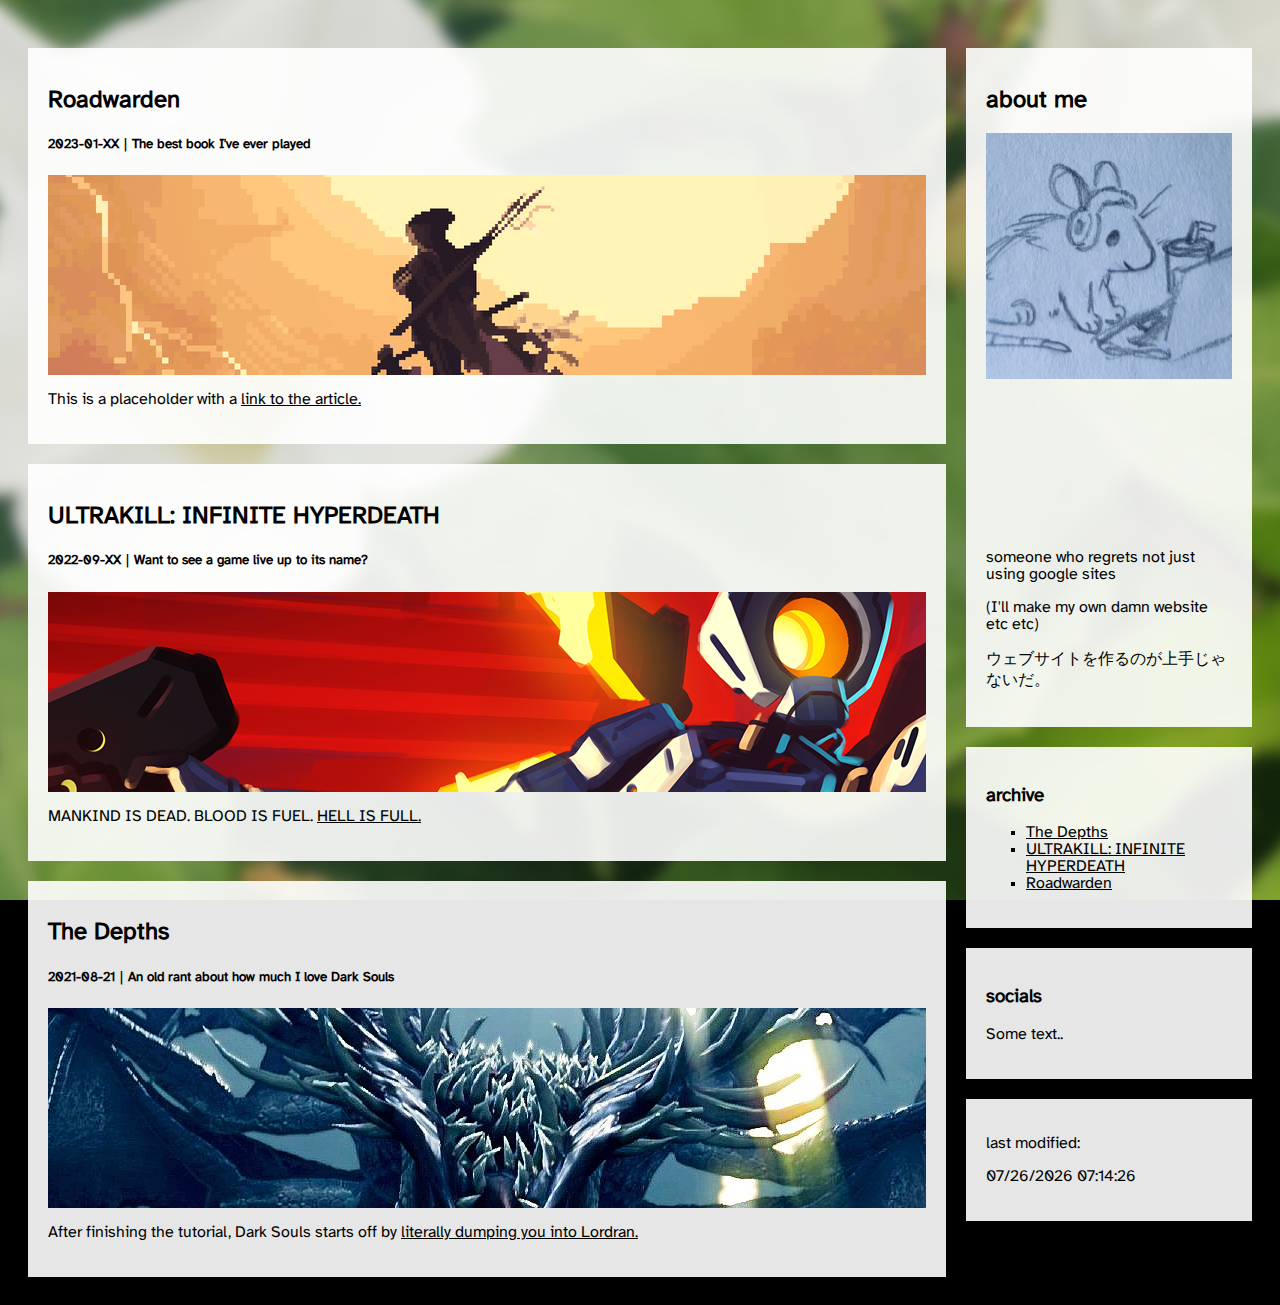
<file: index.html>
<html>
<head>
  <title>misty's corner</title>
  <meta content="misty's corner" property="og:title" />
    <meta content="various thoughts and ramblings" property="og:description" />
    <meta content="https://mistyfront.github.io" property="og:url" />
    <meta content="https://mistyfront.github.io/images/192x192.png" property="og:image" />
    <meta content="#43B581" data-react-helmet="true" name="theme-color" />
  <link rel="stylesheet" type="text/css" href="css/index.css">
  <link rel="icon" type="image/x-icon" href="images/favicon.ico">
</head>
<!--
<div class="header">
  <h2>misty's corner</h2>
</div>
-->
<!--mfw im gonna have to manually update this-->
<div class="row">
  <div class="leftcolumn">
  
	<div class="card">
      <h2>Roadwarden</h2>
      <h5>2023-01-XX｜The best book I've ever played</h5>
      <a href="/roadwarden">
	  <div class="fakeimg" style="height:200px; background-image: url('images/roadwarden/main.png'); background-position: center;">
	  </div>
	  </a>
      <p>This is a placeholder with a <a href="/roadwarden">link to the article.</a></p>
    </div>
	
    <div class="card">
      <h2>ULTRAKILL: INFINITE HYPERDEATH</h2>
      <h5>2022-09-XX｜Want to see a game live up to its name?</h5>
      <a href="/ultrakill">
	  <div class="fakeimg" style="height:200px; background-image: url('images/ultrakill/main.png'); background-position: center;">
	  </div>
	  </a>
      <p>MANKIND IS DEAD. BLOOD IS FUEL. <a href="/ultrakill">HELL IS FULL.</a></p>
    </div>
	
	<div class="card">
      <h2>The Depths</h2>
      <h5>2021-08-21｜An old rant about how much I love Dark Souls</h5>
      <a href="/depths">
	  <div class="fakeimg" style="height:200px; background-image: url('images/depths/main.png'); background-position: center;">
	  </div>
	  </a>
      <p>After finishing the tutorial, Dark Souls starts off by <a href="/depths">literally dumping you into Lordran.</a></p>
    </div>
<!-- TEMPLATE
    <div class="card">
      <h2>TITLE HEADING</h2>
      <h5>Title description, Sep 2, 2017</h5>
      <div class="fakeimg" style="height:200px;">Image</div>
      <p>Some text..</p>
    </div>
-->
  </div> 
  
  
  <div class="rightcolumn">
    <div class="card">
      <h2>about me</h2>
      <div class="fakeimg" style="height:400px; background: rgba(255, 255, 255, 0.0); background-image: url('images/me.jpg'); background-size: contain; background-repeat: no-repeat;"></div>
      <p>someone who regrets not just using google sites</p>
	  <p>(I'll make my own damn website etc etc)</p>
	  <p>ウェブサイトを作るのが上手じゃないだ。</p>
    </div>
    <div class="card">
      <h3>archive</h3>
	  <ul style="list-style-type:square">
	    <li><a href="/depths">The Depths</a></li>
		<li><a href="/ultrakill">ULTRAKILL: INFINITE HYPERDEATH</a></li>
		<li><a href="/roadwarden">Roadwarden</a></li>
	  </ul>
    </div>
    <div class="card">
      <h3>socials</h3>
      <p>Some text..</p>
    </div>
	<div class="card">
	  <p>last modified:</p>
	  <p id="lm"></p>
        <script> 
		  document.getElementById("lm").innerHTML = document.lastModified;
        </script>
    </div>
  </div>
</div>
<!--noooo more footer!
<div class="footer">
  <h2>Footer</h2>
</div>
-->
</html>
</file>
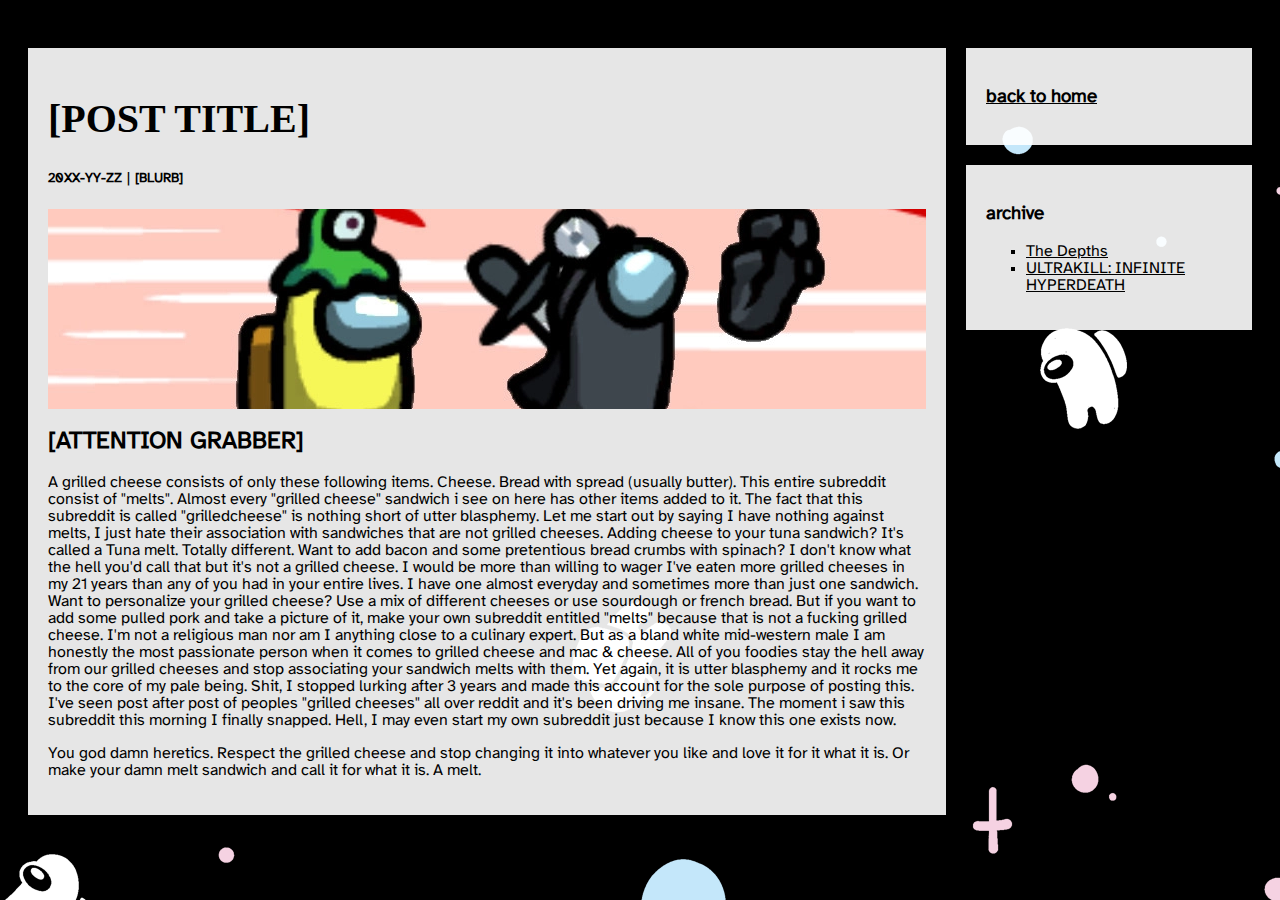
<file: _template.html>
<html>
<head>
  <link rel="stylesheet" type="text/css" href="css/[TEMPLATE].css">
  <title>[WITTY TITLE]</title>
  <link rel="icon" type="image/x-icon" href="images/[TEMPLATE]/favicon.ico">
</head>
<!--
<div class="header">
  <h2>ULTRAKILL: INFINITE HYPERDEATH</h2>
</div>
-->
<!--mfw im gonna have to manually update this-->
<div class="row">
  <div class="leftcolumn">
    <div class="card">
      <h1 style="font-family: 'vcrosd'; font-size: 40px;">[POST TITLE]</h1>
      <h5>20XX-YY-ZZ｜[BLURB]</h5>
      <div class="fakeimg" style="height:200px; background-image: url('images/[TEMPLATE]/main.png'); background-position: center;">
	  </div>
	  <!-- BEGIN ARTICLE -->
	  <h2>[ATTENTION GRABBER]</h2>
      <p>A grilled cheese consists of only these following items. Cheese. Bread with spread (usually butter). This entire subreddit consist of "melts". Almost every "grilled cheese" sandwich i see on here has other items added to it. The fact that this subreddit is called "grilledcheese" is nothing short of utter blasphemy. Let me start out by saying I have nothing against melts, I just hate their association with sandwiches that are not grilled cheeses. Adding cheese to your tuna sandwich? It's called a Tuna melt. Totally different. Want to add bacon and some pretentious bread crumbs with spinach? I don't know what the hell you'd call that but it's not a grilled cheese. I would be more than willing to wager I've eaten more grilled cheeses in my 21 years than any of you had in your entire lives. I have one almost everyday and sometimes more than just one sandwich. Want to personalize your grilled cheese? Use a mix of different cheeses or use sourdough or french bread. But if you want to add some pulled pork and take a picture of it, make your own subreddit entitled "melts" because that is not a fucking grilled cheese. I'm not a religious man nor am I anything close to a culinary expert. But as a bland white mid-western male I am honestly the most passionate person when it comes to grilled cheese and mac & cheese. All of you foodies stay the hell away from our grilled cheeses and stop associating your sandwich melts with them. Yet again, it is utter blasphemy and it rocks me to the core of my pale being. Shit, I stopped lurking after 3 years and made this account for the sole purpose of posting this. I've seen post after post of peoples "grilled cheeses" all over reddit and it's been driving me insane. The moment i saw this subreddit this morning I finally snapped. Hell, I may even start my own subreddit just because I know this one exists now.</p>

      <p>You god damn heretics. Respect the grilled cheese and stop changing it into whatever you like and love it for it what it is. Or make your damn melt sandwich and call it for what it is. A melt.</p>
    </div>
<!-- TEMPLATE
    <div class="card">
      <h2>TITLE HEADING</h2>
      <h5>Title description, Sep 2, 2017</h5>
      <div class="fakeimg" style="height:200px;">Image</div>
      <p>Some text..</p>
    </div>
-->
  </div> 
  
  
  <div class="rightcolumn">
    
    <div class="card">
      <a href="./"><h3>back to home</h3></a>
    </div>
    <div class="card">
      <h3>archive</h3>
	  <ul style="list-style-type:square">
	    <li><a href="/depths">The Depths</a></li>
		<li><a href="/ultrakill">ULTRAKILL: INFINITE HYPERDEATH</a></li>
	  </ul>
    </div>
  </div>
</div>

</html>
</file>
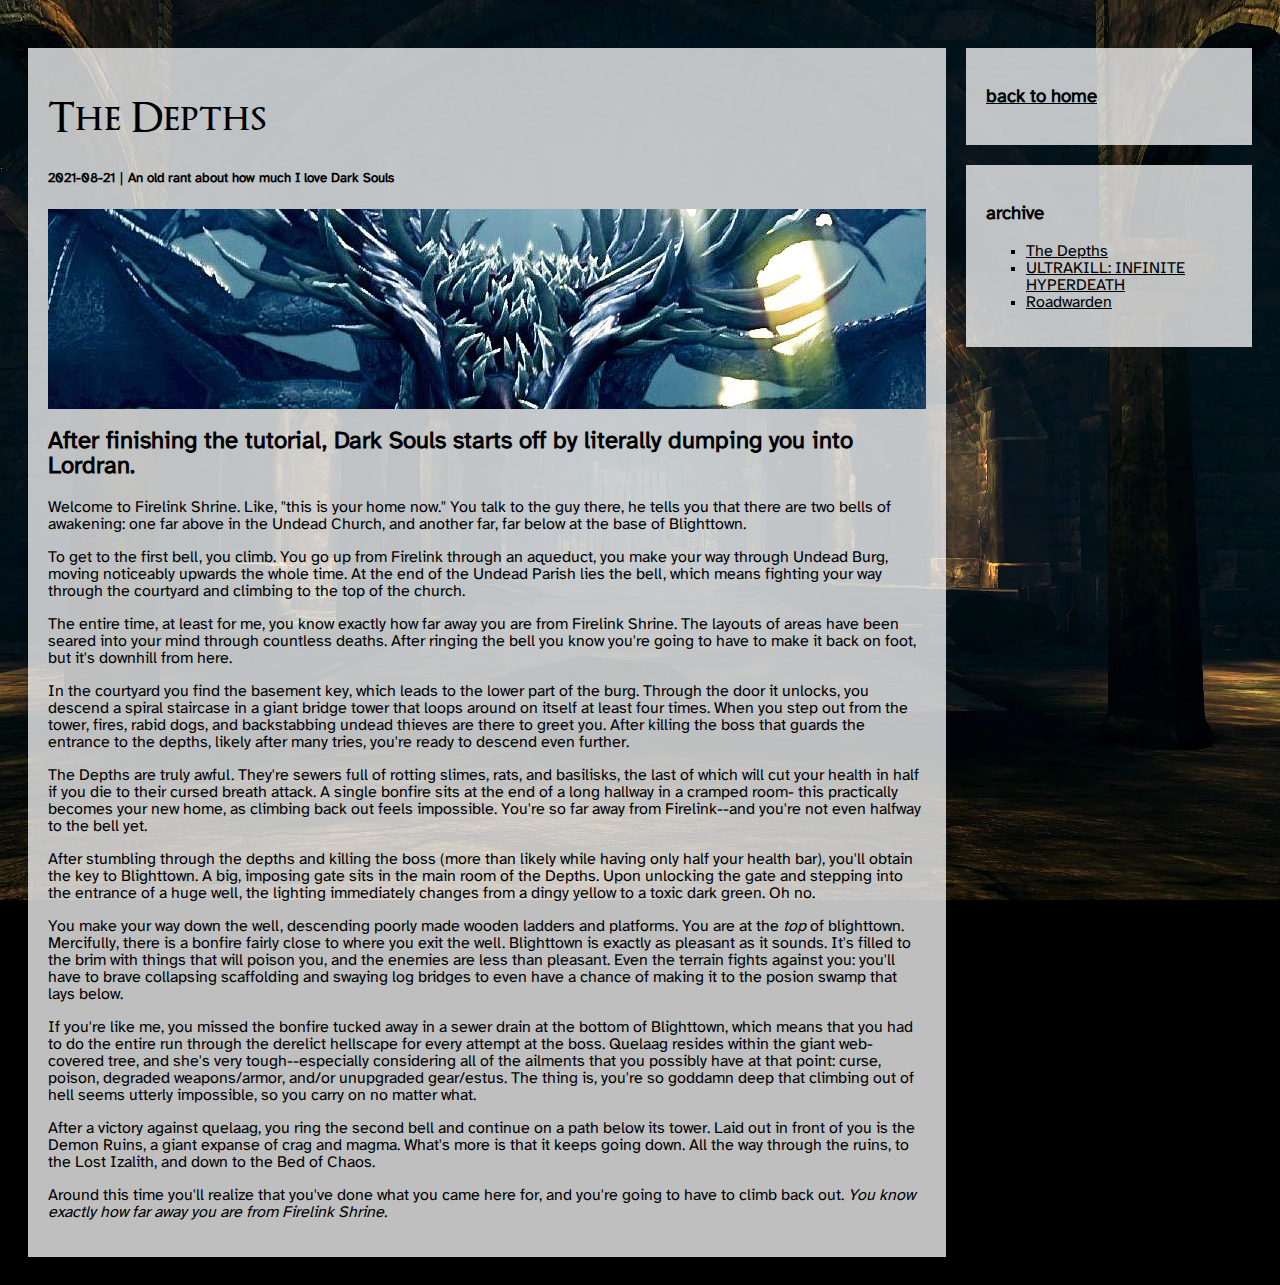
<file: depths.html>
<html>
<head>
  <link rel="stylesheet" type="text/css" href="css/depths.css">
  <title>! CURSED !</title>
  <link rel="icon" type="image/x-icon" href="images/depths/favicon.ico">
</head>
<!--
<div class="header">
  <h2>The Depths</h2>
</div>
-->

<!--mfw im gonna have to manually update this-->
<div class="row">
  <div class="leftcolumn">
    <div class="card">
      <h1 style="font-family: 'optpcs'; font-size: 40px;">The Depths</h1>
      <h5>2021-08-21｜An old rant about how much I love Dark Souls</h5>
      <div class="fakeimg" style="height:200px; background-image: url('images/depths/main.png'); background-position: center;">
	  </div>
	  <!-- BEGIN ARTICLE -->
	  <h2>After finishing the tutorial, Dark Souls starts off by literally dumping you into Lordran.</h2>
	  
      <p>Welcome to Firelink Shrine. Like, "this is your home now." You talk to the guy there, he tells you that there are two bells of awakening: one far above in the Undead Church, and another far, far below at the base of Blighttown.</p>
	  
	  <p>To get to the first bell, you climb. You go up from Firelink through an aqueduct, you make your way through Undead Burg, moving noticeably upwards the whole time. At the end of the Undead Parish lies the bell, which means fighting your way through the courtyard and climbing to the top of the church.</p> 

      <p>The entire time, at least for me, you know exactly how far away you are from Firelink Shrine. The layouts of areas have been seared into your mind through countless deaths. After ringing the bell you know you're going to have to make it back on foot, but it's downhill from here.</p>

      <p>In the courtyard you find the basement key, which leads to the lower part of the burg. Through the door it unlocks, you descend a spiral staircase in a giant bridge tower that loops around on itself at least four times. When you step out from the tower, fires, rabid dogs, and backstabbing undead thieves are there to greet you. After killing the boss that guards the entrance to the depths, likely after many tries, you're ready to descend even further.</p>

      <p>The Depths are truly awful. They're sewers full of rotting slimes, rats, and basilisks, the last of which will cut your health in half if you die to their cursed breath attack. A single bonfire sits at the end of a long hallway in a cramped room- this practically becomes your new home, as climbing back out feels impossible. You're so far away from Firelink--and you're not even halfway to the bell yet.</p>
 
      <p>After stumbling through the depths and killing the boss (more than likely while having only half your health bar), you'll obtain the key to Blighttown. A big, imposing gate sits in the main room of the Depths. Upon unlocking the gate and stepping into the entrance of a huge well, the lighting immediately changes from a dingy yellow to a toxic dark green. Oh no.</p>

      <p>You make your way down the well, descending poorly made wooden ladders and platforms. You are at the <em>top</em> of blighttown. Mercifully, there is a bonfire fairly close to where you exit the well. Blighttown is exactly as pleasant as it sounds. It's filled to the brim with things that will poison you, and the enemies are less than pleasant. Even the terrain fights against you: you'll have to brave collapsing scaffolding and swaying log bridges to even have a chance of making it to the posion swamp that lays below.</p> 

      <p>If you're like me, you missed the bonfire tucked away in a sewer drain at the bottom of Blighttown, which means that you had to do the entire run through the derelict hellscape for every attempt at the boss. Quelaag resides within the giant web-covered tree, and she's very tough--especially considering all of the ailments that you possibly have at that point: curse, poison, degraded weapons/armor, and/or unupgraded gear/estus. The thing is, you're so goddamn deep that climbing out of hell seems utterly impossible, so you carry on no matter what.</p> 

      <p>After a victory against quelaag, you ring the second bell and continue on a path below its tower. Laid out in front of you is the Demon Ruins, a giant expanse of crag and magma. What's more is that it keeps going down. All the way through the ruins, to the Lost Izalith, and down to the Bed of Chaos.</p> 

      <p>Around this time you'll realize that you've done what you came here for, and you're going to have to climb back out. <em>You know exactly how far away you are from Firelink Shrine.</em></p>
    </div>
<!-- TEMPLATE
    <div class="card">
      <h2>TITLE HEADING</h2>
      <h5>Title description, Sep 2, 2017</h5>
      <div class="fakeimg" style="height:200px;">Image</div>
      <p>Some text..</p>
    </div>
-->
  </div> 
  
  
  <div class="rightcolumn">
 <!-- redundancy
    <div class="card">
      <h2>about me</h2>
      <div class="fakeimg" style="height:400px; background: rgba(255, 255, 255, 0.0); background-image: url('images/me.jpg'); background-size: contain; background-repeat: no-repeat;"></div>
      <p>someone who regrets not just using google sites</p>
    </div>
-->
    <div class="card">
      <a href="./"><h3>back to home</h3></a>
    </div>
    <div class="card">
      <h3>archive</h3>
	  <ul style="list-style-type:square">
	    <li><a href="/depths">The Depths</a></li>
		<li><a href="/ultrakill">ULTRAKILL: INFINITE HYPERDEATH</a></li>
		<li><a href="/roadwarden">Roadwarden</a></li>
	  </ul>
    </div>
  </div>
</div>
<!--
<div class="footer">
  <h2>Footer</h2>
</div>
-->
</html>
</file>
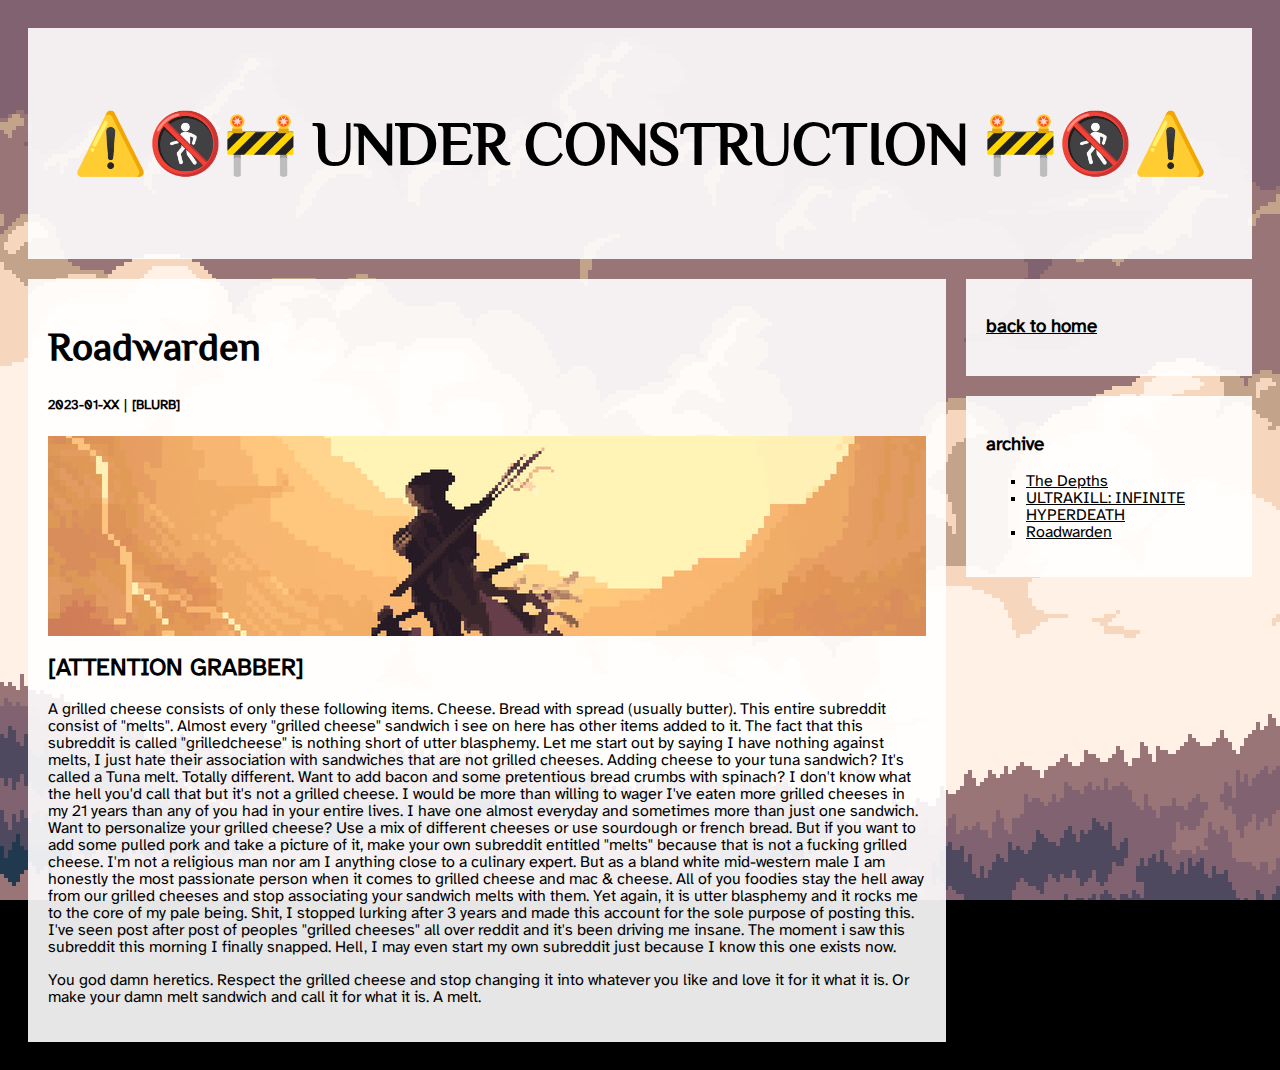
<file: roadwarden.html>
<html>
<head>
  <link rel="stylesheet" type="text/css" href="css/roadwarden.css">
  <title>What are you looking for?</title>
  <link rel="icon" type="image/x-icon" href="images/roadwarden/favicon.ico">
</head>

<div class="header">
  <center><h2>⚠️🚷🚧 UNDER CONSTRUCTION 🚧🚷⚠️</h2><center>
</div>

<!--mfw im gonna have to manually update this-->
<div class="row">
  <div class="leftcolumn">
    <div class="card">
      <h1 style="font-family: 'specialtitlefont'; font-size: 40px;">Roadwarden</h1>
      <h5>2023-01-XX｜[BLURB]</h5>
      <div class="fakeimg" style="height:200px; background-image: url('images/roadwarden/main.png'); background-position: center;">
	  </div>
	  <!-- BEGIN ARTICLE -->
	  <h2>[ATTENTION GRABBER]</h2>
      <p>A grilled cheese consists of only these following items. Cheese. Bread with spread (usually butter). This entire subreddit consist of "melts". Almost every "grilled cheese" sandwich i see on here has other items added to it. The fact that this subreddit is called "grilledcheese" is nothing short of utter blasphemy. Let me start out by saying I have nothing against melts, I just hate their association with sandwiches that are not grilled cheeses. Adding cheese to your tuna sandwich? It's called a Tuna melt. Totally different. Want to add bacon and some pretentious bread crumbs with spinach? I don't know what the hell you'd call that but it's not a grilled cheese. I would be more than willing to wager I've eaten more grilled cheeses in my 21 years than any of you had in your entire lives. I have one almost everyday and sometimes more than just one sandwich. Want to personalize your grilled cheese? Use a mix of different cheeses or use sourdough or french bread. But if you want to add some pulled pork and take a picture of it, make your own subreddit entitled "melts" because that is not a fucking grilled cheese. I'm not a religious man nor am I anything close to a culinary expert. But as a bland white mid-western male I am honestly the most passionate person when it comes to grilled cheese and mac & cheese. All of you foodies stay the hell away from our grilled cheeses and stop associating your sandwich melts with them. Yet again, it is utter blasphemy and it rocks me to the core of my pale being. Shit, I stopped lurking after 3 years and made this account for the sole purpose of posting this. I've seen post after post of peoples "grilled cheeses" all over reddit and it's been driving me insane. The moment i saw this subreddit this morning I finally snapped. Hell, I may even start my own subreddit just because I know this one exists now.</p>

      <p>You god damn heretics. Respect the grilled cheese and stop changing it into whatever you like and love it for it what it is. Or make your damn melt sandwich and call it for what it is. A melt.</p>
    </div>
<!-- TEMPLATE
    <div class="card">
      <h2>TITLE HEADING</h2>
      <h5>Title description, Sep 2, 2017</h5>
      <div class="fakeimg" style="height:200px;">Image</div>
      <p>Some text..</p>
    </div>
-->
  </div> 
  
  
  <div class="rightcolumn">
    
    <div class="card">
      <a href="./"><h3>back to home</h3></a>
    </div>
    <div class="card">
      <h3>archive</h3>
	  <ul style="list-style-type:square">
	    <li><a href="/depths">The Depths</a></li>
		<li><a href="/ultrakill">ULTRAKILL: INFINITE HYPERDEATH</a></li>
		<li><a href="/roadwarden">Roadwarden</a></li>
	  </ul>
    </div>
  </div>
</div>

</html>
</file>
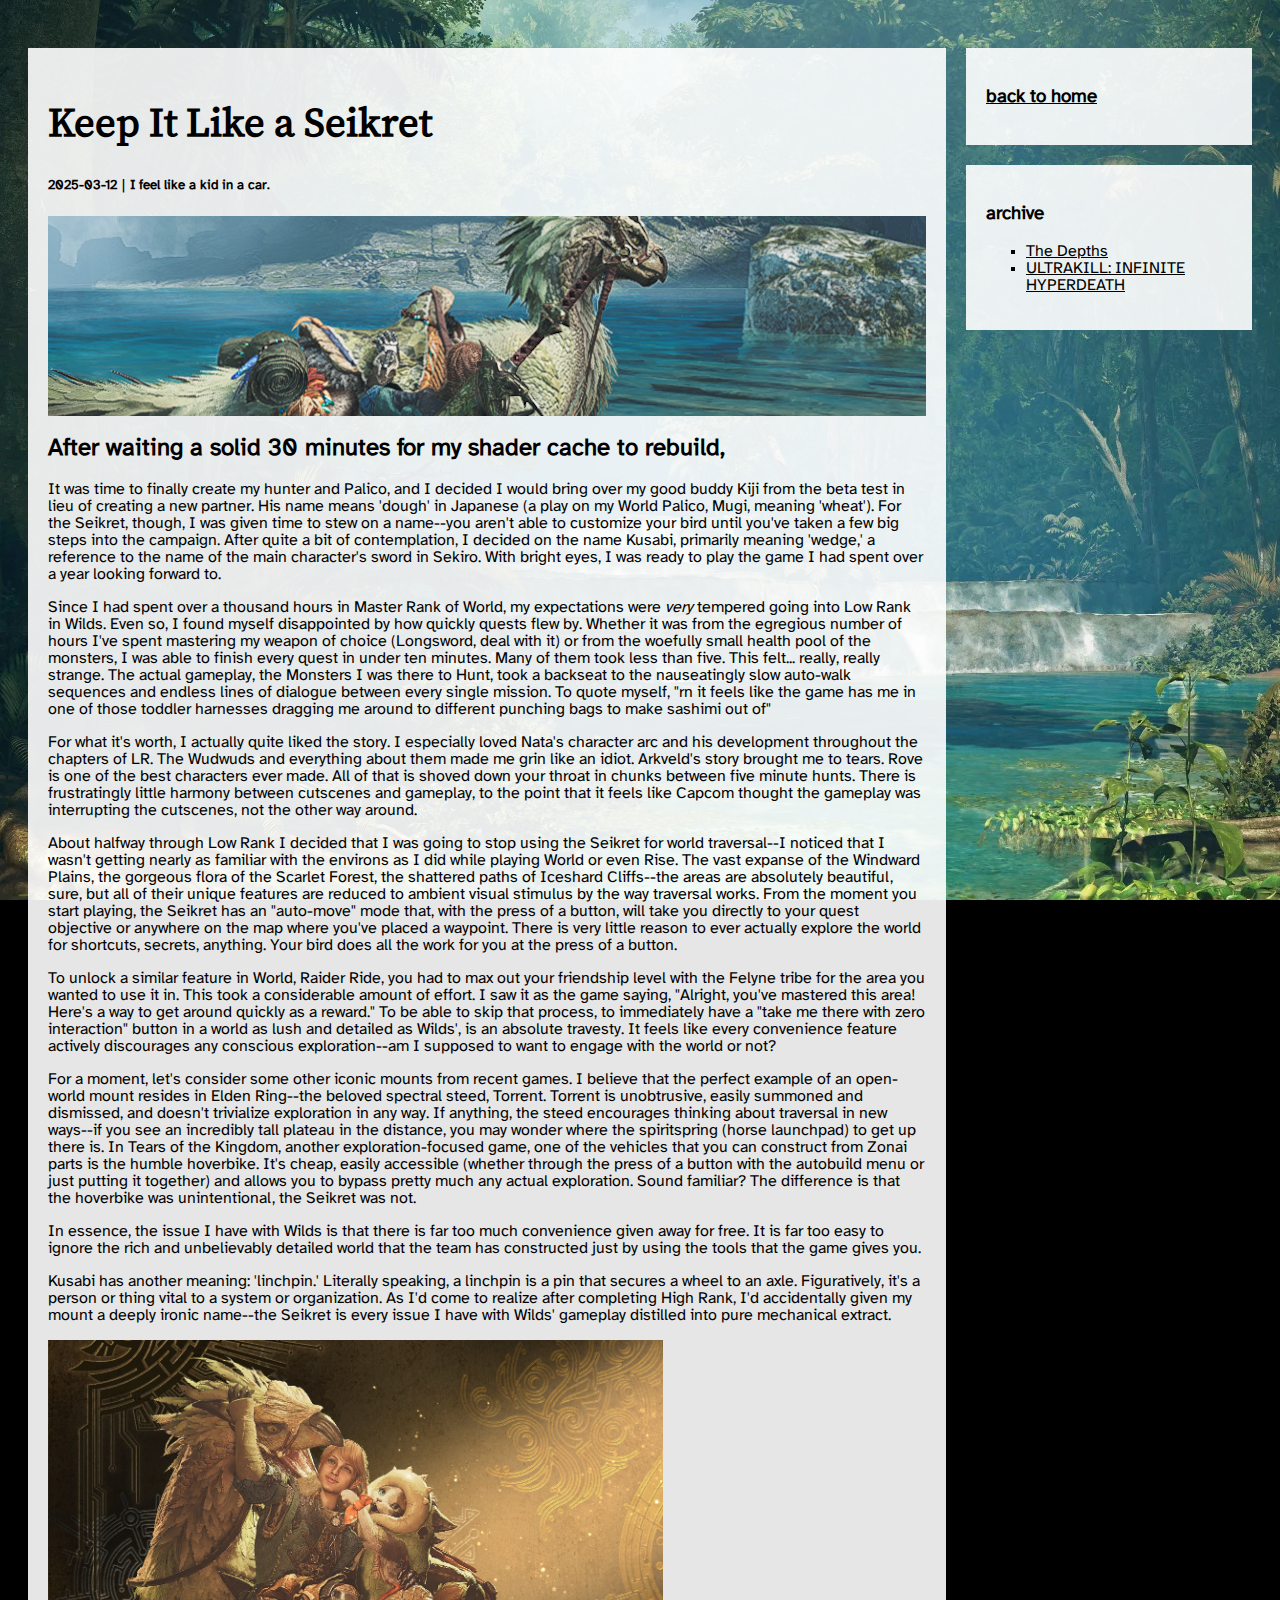
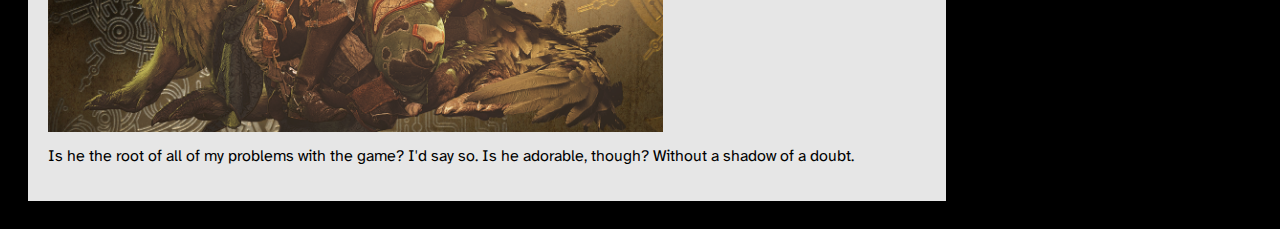
<file: seikret.html>
<html>
<head>
  <link rel="stylesheet" type="text/css" href="css/seikret.css">
  <title>楔</title>
  <link rel="icon" type="image/x-icon" href="images/seikret/favicon.ico">
  <meta content="misty's corner" property="og:title" />
    <meta content="Seikret is Hover Bike" property="og:description" />
    <meta content="https://mistyfront.github.io/seikret" property="og:url" />
    <meta content="https://mistyfront.github.io/images/seikret/192x192.png" property="og:image" />
    <meta content="#ADEBB3" data-react-helmet="true" name="theme-color" />
</head>
<!--
<div class="header">
  <h2>[WITTY TITLE]</h2>
</div>
-->
<!--mfw im gonna have to manually update this-->
<div class="row">
  <div class="leftcolumn">
    <div class="card">
      <h1 style="font-family: 'sourceserif'; font-size: 40px;">Keep It Like a Seikret</h1>
      <h5>2025-03-12｜I feel like a kid in a car.</h5>
      <div class="fakeimg" style="height:200px; background-image: url('images/seikret/main.png'); background-position: center;">
	  </div>
	  <!-- BEGIN ARTICLE -->
	  <h2>After waiting a solid 30 minutes for my shader cache to rebuild,</h2>
      <p>It was time to finally create my hunter and Palico, and I decided I would bring over my good buddy Kiji from the beta test in lieu of creating a new partner. His name means 'dough' in Japanese (a play on my World Palico, Mugi, meaning 'wheat'). For the Seikret, though, I was given time to stew on a name--you aren't able to customize your bird until you've taken a few big steps into the campaign. After quite a bit of contemplation, I decided on the name Kusabi, primarily meaning 'wedge,' a reference to the name of the main character's sword in Sekiro. With bright eyes, I was ready to play the game I had spent over a year looking forward to.</p>
	  
	  <p>Since I had spent over a thousand hours in Master Rank of World, my expectations were <i>very</i> tempered going into Low Rank in Wilds. Even so, I found myself disappointed by how quickly quests flew by. Whether it was from the egregious number of hours I've spent mastering my weapon of choice (Longsword, deal with it) or from the woefully small health pool of the monsters, I was able to finish every quest in under ten minutes. Many of them took less than five. This felt... really, really strange. The actual gameplay, the Monsters I was there to Hunt, took a backseat to the nauseatingly slow auto-walk sequences and endless lines of dialogue between every single mission. To quote myself, "rn it feels like the game has me in one of those toddler harnesses dragging me around to different punching bags to make sashimi out of"</p>
	  
	  <p>For what it's worth, I actually quite liked the story. I especially loved Nata's character arc and his development throughout the chapters of LR. The Wudwuds and everything about them made me grin like an idiot. Arkveld's story brought me to tears. Rove is one of the best characters ever made. All of that is shoved down your throat in chunks between five minute hunts. There is frustratingly little harmony between cutscenes and gameplay, to the point that it feels like Capcom thought the gameplay was interrupting the cutscenes, not the other way around.</p>
	  
	  <p>About halfway through Low Rank I decided that I was going to stop using the Seikret for world traversal--I noticed that I wasn't getting nearly as familiar with the environs as I did while playing World or even Rise. The vast expanse of the Windward Plains, the gorgeous flora of the Scarlet Forest, the shattered paths of Iceshard Cliffs--the areas are absolutely beautiful, sure, but all of their unique features are reduced to ambient visual stimulus by the way traversal works. From the moment you start playing, the Seikret has an "auto-move" mode that, with the press of a button, will take you directly to your quest objective or anywhere on the map where you've placed a waypoint. There is very little reason to ever actually explore the world for shortcuts, secrets, anything. Your bird does all the work for you at the press of a button.</p>
	  
	  <p>To unlock a similar feature in World, Raider Ride, you had to max out your friendship level with the Felyne tribe for the area you wanted to use it in. This took a considerable amount of effort. I saw it as the game saying, "Alright, you've mastered this area! Here's a way to get around quickly as a reward." To be able to skip that process, to immediately have a "take me there with zero interaction" button in a world as lush and detailed as Wilds', is an absolute travesty. It feels like every convenience feature actively discourages any conscious exploration--am I supposed to want to engage with the world or not?</p>
	  
	  <p>For a moment, let's consider some other iconic mounts from recent games. I believe that the perfect example of an open-world mount resides in Elden Ring--the beloved spectral steed, Torrent. Torrent is unobtrusive, easily summoned and dismissed, and doesn't trivialize exploration in any way. If anything, the steed encourages thinking about traversal in new ways--if you see an incredibly tall plateau in the distance, you may wonder where the spiritspring (horse launchpad) to get up there is. In Tears of the Kingdom, another exploration-focused game, one of the vehicles that you can construct from Zonai parts is the humble hoverbike. It's cheap, easily accessible (whether through the press of a button with the autobuild menu or just putting it together) and allows you to bypass pretty much any actual exploration. Sound familiar? The difference is that the hoverbike was unintentional, the Seikret was not.</p> 
	  
	  <p>In essence, the issue I have with Wilds is that there is far too much convenience given away for free. It is far too easy to ignore the rich and unbelievably detailed world that the team has constructed just by using the tools that the game gives you.</p>
	  
      <p>Kusabi has another meaning: 'linchpin.' Literally speaking, a linchpin is a pin that secures a wheel to an axle. Figuratively, it's a person or thing vital to a system or organization. As I'd come to realize after completing High Rank, I'd accidentally given my mount a deeply ironic name--the Seikret is every issue I have with Wilds' gameplay distilled into pure mechanical extract.</p>
	  
	  <img src="images/seikret/goobers.png" width=70%>
	  <p>Is he the root of all of my problems with the game? I'd say so. Is he adorable, though? Without a shadow of a doubt.</p>
    </div>
<!-- TEMPLATE
    <div class="card">
      <h2>TITLE HEADING</h2>
      <h5>Title description, Sep 2, 2017</h5>
      <div class="fakeimg" style="height:200px;">Image</div>
      <p>Some text..</p>
    </div>
-->
  </div> 
  
  
  <div class="rightcolumn">
    
    <div class="card">
      <a href="./"><h3>back to home</h3></a>
    </div>
    <div class="card">
      <h3>archive</h3>
	  <ul style="list-style-type:square">
	    <li><a href="/depths">The Depths</a></li>
		<li><a href="/ultrakill">ULTRAKILL: INFINITE HYPERDEATH</a></li>
	  </ul>
    </div>
  </div>
</div>

</html>
</file>
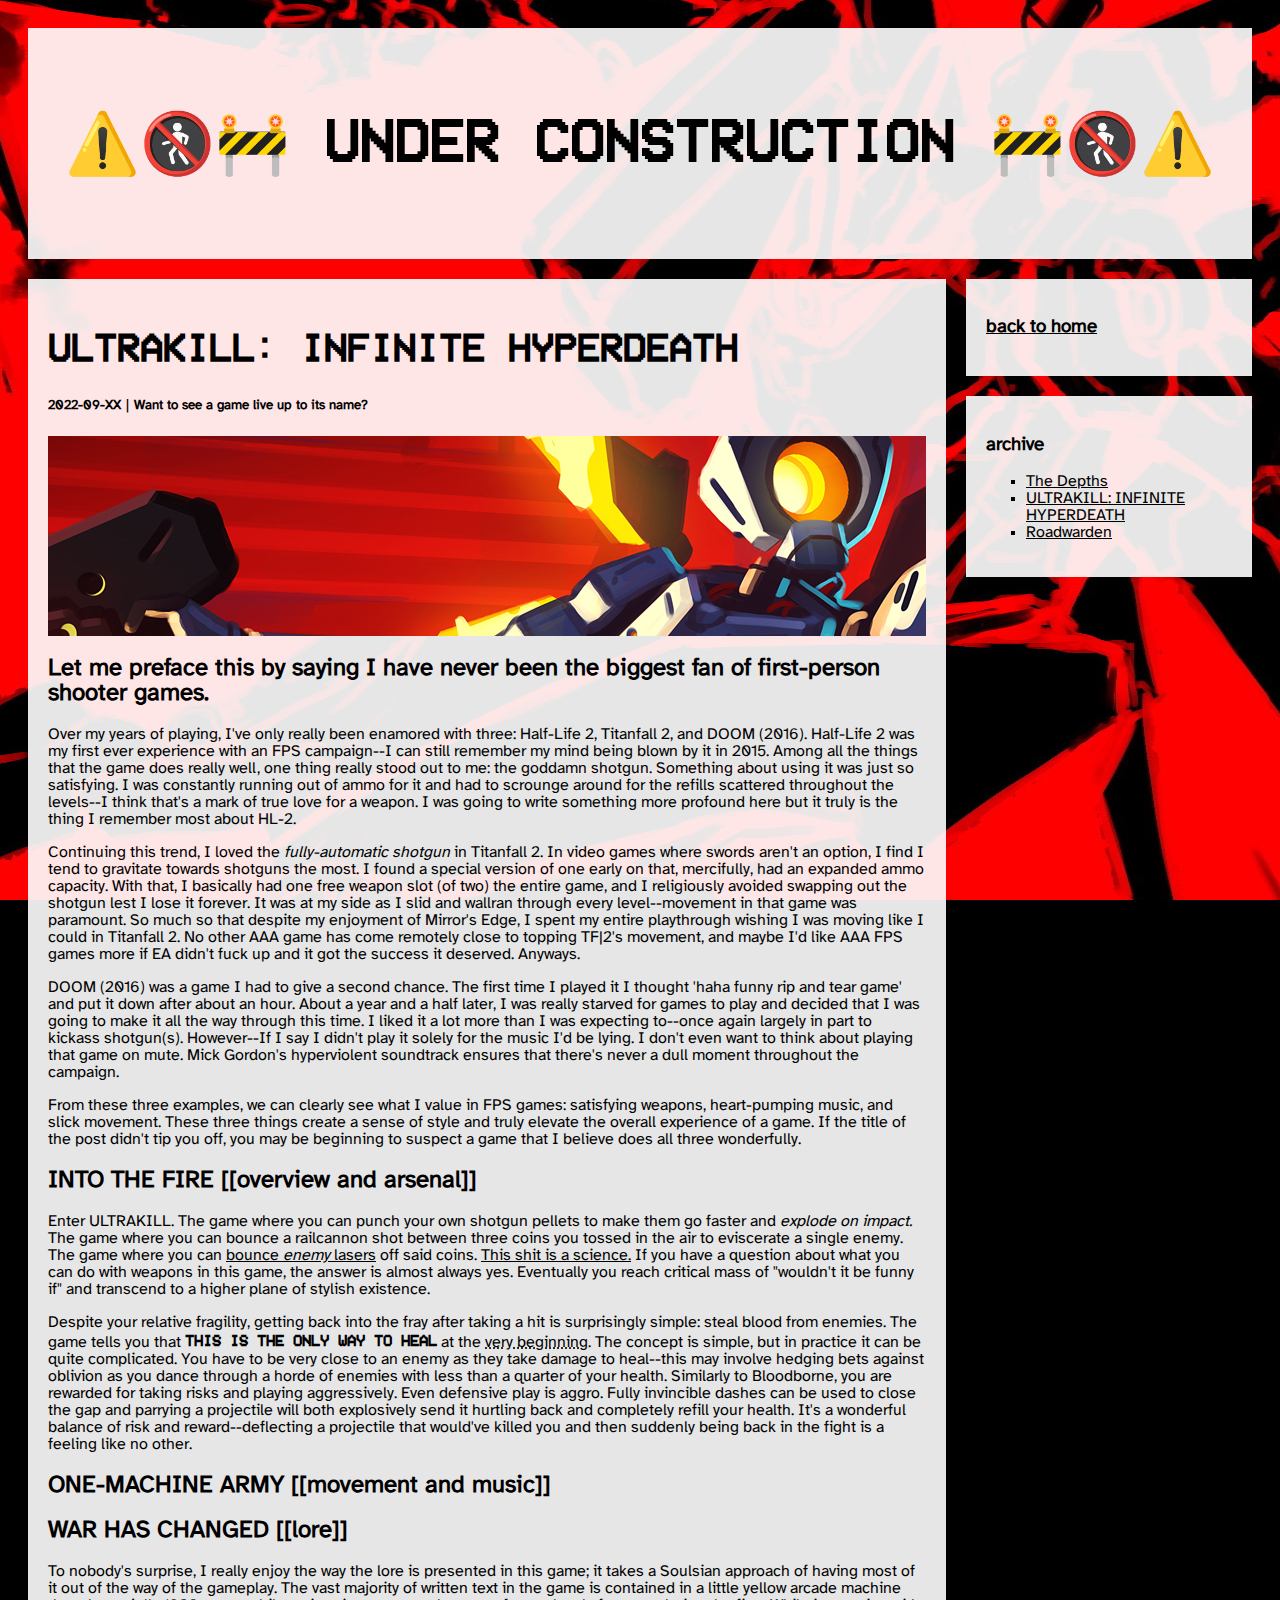
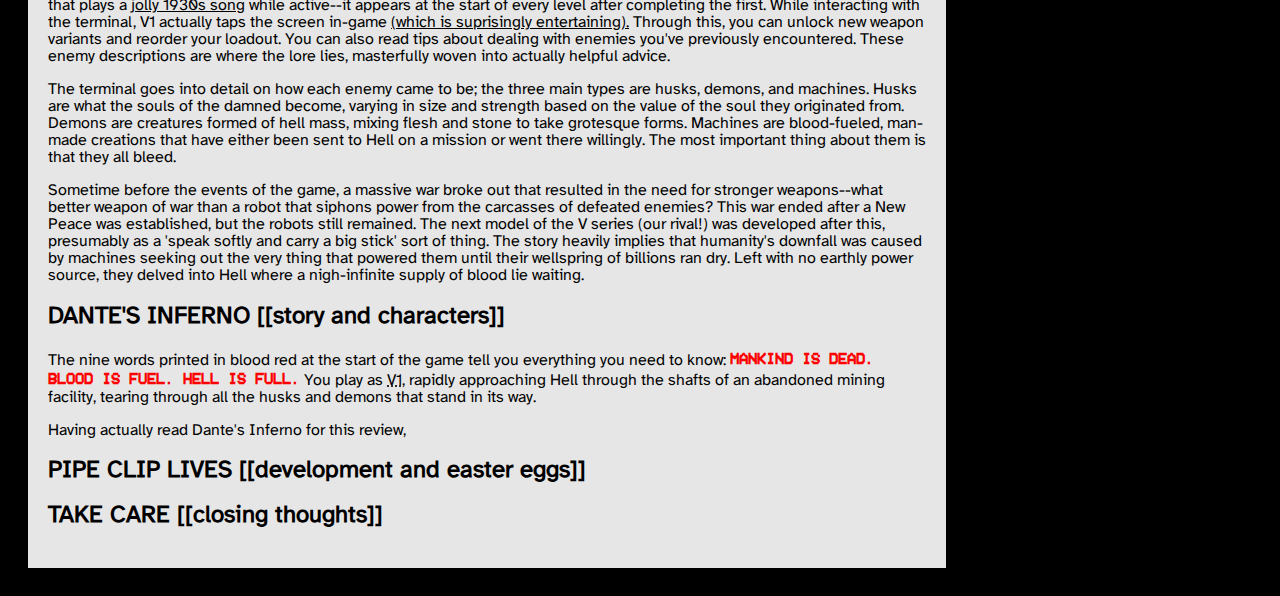
<file: ultrakill.html>
<html>
<head>
  <title>IMPERFECT HATRED</title>
  <meta content="misty's corner" property="og:title" />
    <meta content="my thoughts on ULTRAKILL" property="og:description" />
    <meta content="https://mistyfront.github.io/ultrakill" property="og:url" />
    <meta content="https://mistyfront.github.io/images/ultrakill/192x192.png" property="og:image" />
    <meta content="#FE0000" data-react-helmet="true" name="theme-color" />
  <link rel="stylesheet" type="text/css" href="css/ultrakill.css">
  <link rel="icon" type="image/x-icon" href="images/ultrakill/favicon.ico">
</head>

<div class="header">
  <center><h2>⚠️🚷🚧 UNDER CONSTRUCTION 🚧🚷⚠️</h2><center>
</div>

<!--mfw im gonna have to manually update this-->
<div class="row">
  <div class="leftcolumn">
    <div class="card">
      <h1 style="font-family: 'vcrosd'; font-size: 40px;">ULTRAKILL: INFINITE HYPERDEATH</h1>
      <h5>2022-09-XX｜Want to see a game live up to its name?</h5>
      <div class="fakeimg" style="height:200px; background-image: url('images/ultrakill/main.png'); background-position: center;">
	  </div>
	  <!-- BEGIN ARTICLE -->
	  
	  <!-- Things to add
	  + 
	  + ADRENALINE (Sound)
	  + LOONEY TUNES BULLSHIT (Concept/Entertainment)
	  + A SENSE OF DESCENT
	  + DANTE'S INFERNO (Story)
	  + PIPE CLIP LIVES (talk about Hakita, easter eggs, and how a 2-person dev team is insane)
	  + BLOODBORNE AND RALLY MECHANIC
	  + Expectation subversion in limbo
	  + Style meter (devil may quake)
	  
	  -->
	  <h2>Let me preface this by saying I have never been the biggest fan of first-person shooter games.</h2>
	  
	  <p>Over my years of playing, I've only really been enamored with three: Half-Life 2, Titanfall 2, and DOOM (2016). Half-Life 2 was my first ever experience with an FPS campaign--I can still remember my mind being blown by it in 2015. Among all the things that the game does really well, one thing really stood out to me: the goddamn shotgun. Something about using it was just so satisfying. I was constantly running out of ammo for it and had to scrounge around for the refills scattered throughout the levels--I think that's a mark of true love for a weapon. I was going to write something more profound here but it truly is the thing I remember most about HL-2.</p>
	  
	  <p>Continuing this trend, I loved the <em>fully-automatic shotgun</em> in Titanfall 2. In video games where swords aren't an option, I find I tend to gravitate towards shotguns the most. I found a special version of one early on that, mercifully, had an expanded ammo capacity. With that, I basically had one free weapon slot (of two) the entire game, and I religiously avoided swapping out the shotgun lest I lose it forever. It was at my side as I slid and wallran through every level--movement in that game was paramount. So much so that despite my enjoyment of Mirror's Edge, I spent my entire playthrough wishing I was moving like I could in Titanfall 2. No other AAA game has come remotely close to topping TF|2's movement, and maybe I'd like AAA FPS games more if EA didn't fuck up and it got the success it deserved. Anyways.</p>
	  
	  <p>DOOM (2016) was a game I had to give a second chance. The first time I played it I thought 'haha funny rip and tear game' and put it down after about an hour. About a year and a half later, I was really starved for games to play and decided that I was going to make it all the way through this time. I liked it a lot more than I was expecting to--once again largely in part to kickass shotgun(s). However--If I say I didn't play it solely for the music I'd be lying. I don't even want to think about playing that game on mute. Mick Gordon's hyperviolent soundtrack ensures that there's never a dull moment throughout the campaign. 
	  
	  <p>From these three examples, we can clearly see what I value in FPS games: satisfying weapons, heart-pumping music, and slick movement. These three things create a sense of style and truly elevate the overall experience of a game. If the title of the post didn't tip you off, you may be beginning to suspect a game that I believe does all three wonderfully.</p>
	  
	  
	  
	  <h2>INTO THE FIRE [[overview and arsenal]]</h2>
	  
	  <p>Enter ULTRAKILL. The game where you can punch your own shotgun pellets to make them go faster and <em>explode on impact.</em> The game where you can bounce a railcannon shot between three coins you tossed in the air to eviscerate a single enemy. The game where you can <a href="/images/ultrakill/chargeback.mp4">bounce <em>enemy</em> lasers</a> off said coins. <a href="https://static.wikia.nocookie.net/ultrakill/images/5/52/Marksman_Coinstates.gif/" target="_blank">This shit is a science.</a> If you have a question about what you can do with weapons in this game, the answer is almost always yes. Eventually you reach critical mass of "wouldn't it be funny if" and transcend to a higher plane of stylish existence.</p>
	  
	  <p>Despite your relative fragility, getting back into the fray after taking a hit is surprisingly simple: steal blood from enemies. The game tells you that <strong style="font-family: 'vcrosd'">THIS IS THE ONLY WAY TO HEAL</strong> at the <abbr title="This is actually a lie, but I'll get to that soon.">very beginning</abbr>. The concept is simple, but in practice it can be quite complicated. You have to be very close to an enemy as they take damage to heal--this may involve hedging bets against oblivion as you dance through a horde of enemies with less than a quarter of your health. Similarly to Bloodborne, you are rewarded for taking risks and playing aggressively. Even defensive play is aggro. Fully invincible dashes can be used to close the gap and parrying a projectile will both explosively send it hurtling back and completely refill your health. It's a wonderful balance of risk and reward--deflecting a projectile that would've killed you and then suddenly being back in the fight is a feeling like no other. 
	  
	  
	  
	  <h2>ONE-MACHINE ARMY [[movement and music]]</h2>
	  
	  <h2>WAR HAS CHANGED [[lore]]</h2>
	  
	  <p>To nobody's surprise, I really enjoy the way the lore is presented in this game; it takes a Soulsian approach of having most of it out of the way of the gameplay. The vast majority of written text in the game is contained in a little yellow arcade machine that plays a <a href="https://www.youtube.com/watch?v=fI2u6mSd62s" target="_blank">jolly 1930s song</a> while active--it appears at the start of every level after completing the first. While interacting with the terminal, V1 actually taps the screen in-game <a href="/images/ultrakill/taps.mp4" target="_blank">(which is suprisingly entertaining).</a> Through this, you can unlock new weapon variants and reorder your loadout. You can also read tips about dealing with enemies you've previously encountered. These enemy descriptions are where the lore lies, masterfully woven into actually helpful advice.</p>
	  
	  <p>The terminal goes into detail on how each enemy came to be; the three main types are husks, demons, and machines. Husks are what the souls of the damned become, varying in size and strength based on the value of the soul they originated from. Demons are creatures formed of hell mass, mixing flesh and stone to take grotesque forms. Machines are blood-fueled, man-made creations that have either been sent to Hell on a mission or went there willingly. The most important thing about them is that they all bleed.</p>
	  
	  <p>Sometime before the events of the game, a massive war broke out that resulted in the need for stronger weapons--what better weapon of war than a robot that siphons power from the carcasses of defeated enemies? This war ended after a New Peace was established, but the robots still remained. The next model of the V series (our rival!) was developed after this, presumably as a 'speak softly and carry a big stick' sort of thing. The story heavily implies that humanity's downfall was caused by machines seeking out the very thing that powered them until their wellspring of billions ran dry. Left with no earthly power source, they delved into Hell where a nigh-infinite supply of blood lie waiting.</p>
	  
	  
	  
	  <h2>DANTE'S INFERNO [[story and characters]]</h2>
	  
	  <p>The nine words printed in blood red at the start of the game tell you everything you need to know:  <strong style="font-family: 'vcrosd'; color: #FE0000">MANKIND IS DEAD. BLOOD IS FUEL. HELL IS FULL.</strong> You play as <abbr title="The first prototype of the V series. More fragile than its later counterpart but able to absorb blood by contact.">V1</abbr>, rapidly approaching Hell through the shafts of an abandoned mining facility, tearing through all the husks and demons that stand in its way.</p>
	  
	  <p>Having actually read Dante's Inferno for this review,</p>
	  
	  <h2>PIPE CLIP LIVES [[development and easter eggs]]</h2>
	  
	  <h2>TAKE CARE [[closing thoughts]]</h2>
<!-- I'm leaving this here because I think it's funny
      <p>A grilled cheese consists of only these following items. Cheese. Bread with spread (usually butter). This entire subreddit consist of "melts". Almost every "grilled cheese" sandwich i see on here has other items added to it. The fact that this subreddit is called "grilledcheese" is nothing short of utter blasphemy. Let me start out by saying I have nothing against melts, I just hate their association with sandwiches that are not grilled cheeses. Adding cheese to your tuna sandwich? It's called a Tuna melt. Totally different. Want to add bacon and some pretentious bread crumbs with spinach? I don't know what the hell you'd call that but it's not a grilled cheese. I would be more than willing to wager I've eaten more grilled cheeses in my 21 years than any of you had in your entire lives. I have one almost everyday and sometimes more than just one sandwich. Want to personalize your grilled cheese? Use a mix of different cheeses or use sourdough or french bread. But if you want to add some pulled pork and take a picture of it, make your own subreddit entitled "melts" because that is not a fucking grilled cheese. I'm not a religious man nor am I anything close to a culinary expert. But as a bland white mid-western male I am honestly the most passionate person when it comes to grilled cheese and mac & cheese. All of you foodies stay the hell away from our grilled cheeses and stop associating your sandwich melts with them. Yet again, it is utter blasphemy and it rocks me to the core of my pale being. Shit, I stopped lurking after 3 years and made this account for the sole purpose of posting this. I've seen post after post of peoples "grilled cheeses" all over reddit and it's been driving me insane. The moment i saw this subreddit this morning I finally snapped. Hell, I may even start my own subreddit just because I know this one exists now.</p>
      <p>You god damn heretics. Respect the grilled cheese and stop changing it into whatever you like and love it for it what it is. Or make your damn melt sandwich and call it for what it is. A melt.</p>
-->
    </div>

<!-- TEMPLATE
    <div class="card">
      <h2>TITLE HEADING</h2>
      <h5>Title description, Sep 2, 2017</h5>
      <div class="fakeimg" style="height:200px;">Image</div>
      <p>Some text..</p>
    </div>
-->
  </div> 
  
  
  <div class="rightcolumn">
    
    <div class="card">
      <a href="./"><h3>back to home</h3></a>
    </div>
    <div class="card">
      <h3>archive</h3>
	  <ul style="list-style-type:square">
	    <li><a href="/depths">The Depths</a></li>
		<li><a href="/ultrakill">ULTRAKILL: INFINITE HYPERDEATH</a></li>
		<li><a href="/roadwarden">Roadwarden</a></li>
	  </ul>
    </div>
  </div>
</div>

</html>
</file>
<file: css/index.css>
@font-face {
	font-family: 'atkreg';
	src: url("../fonts/Atkinson-Hyperlegible-Regular-102.ttf");
}

* {
  box-sizing: border-box;
}

body {
  font-family: 'atkreg';
  padding: 20px;
  background: #000 url("../images/bg_blur.jpg");
  background-attachment: fixed;
  background-position: center;
}

a {
	color:#000;
	margin-top: 20px;
}

/* Header/Blog Title */
.header {
  padding: 30px;
  font-size: 40px;
  text-align: left;
  background: rgba(255, 255, 255, 0.9);
}

/* Create two unequal columns that floats next to each other */
/* Left column */
.leftcolumn {
  float: left;
  width: 75%;
}

/* Right column */
.rightcolumn {
  float: left;
  width: 25%;
  padding-left: 20px;
}

/* Fake image */
.fakeimg {
  background-color: #aaa;
  width: 100%;
  padding: 20px;
  opacity: 1.0;
}

/* Add a card effect for articles */
.card {
  background-color: white;
  padding: 20px;
  margin-top: 20px;
  background: rgba(255, 255, 255, 0.9);
}

/* Clear floats after the columns */
.row:after {
  content: "";
  display: table;
  clear: both;
}

/* Footer */
.footer {
  padding: 20px;
  text-align: center;
  background: rgba(225, 225, 225, 0.9);
  margin-top: 20px;
}

/* Responsive layout - when the screen is less than 1000px wide, make the two columns stack on top of each other instead of next to each other */
@media screen and (max-width: 1000px) {
  .leftcolumn, .rightcolumn {
    width: 100%;
    padding: 0;
  }
}
</file>
<file: css/[TEMPLATE].css>
@font-face {
	font-family: 'atkreg';
	src: url("../fonts/Atkinson-Hyperlegible-Regular-102.ttf");
}
@font-face {
	font-family: 'specialtitlefont';
	src: url("../fonts/[SOMETHING].ttf");
}
* {
  box-sizing: border-box;
}

body {
  font-family: 'atkreg';
  padding: 20px;
  background: #000 url("../images/[TEMPLATE]/bg.png");
  background-attachment: fixed;
  background-position: center;
}

a {
	color:#000;
	margin-top: 20px;
}

/* Header/Blog Title */
.header {
  font-family: 'vcrosd';
  padding: 30px;
  font-size: 40px;
  text-align: left;
  background: rgba(255, 255, 255, 0.9);
}

/* Create two unequal columns that floats next to each other */
/* Left column */
.leftcolumn {
  float: left;
  width: 75%;
}

/* Right column */
.rightcolumn {
  float: left;
  width: 25%;
  padding-left: 20px;
}

/* Fake image */
.fakeimg {
  background-color: #aaa;
  width: 100%;
  padding: 20px;
  opacity: 1.0;
}

/* Add a card effect for articles */
.card {
  background-color: white;
  padding: 20px;
  margin-top: 20px;
  background: rgba(255, 255, 255, 0.9);
}

/* Clear floats after the columns */
.row:after {
  content: "";
  display: table;
  clear: both;
}

/* Footer */
.footer {
  padding: 20px;
  text-align: center;
  background: rgba(225, 225, 225, 0.9);
  margin-top: 20px;
}

/* Responsive layout - when the screen is less than 800px wide, make the two columns stack on top of each other instead of next to each other */
@media screen and (max-width: 800px) {
  .leftcolumn, .rightcolumn {
    width: 100%;
    padding: 0;
  }
}
</file>
<file: css/depths.css>
@font-face {
	font-family: 'atkreg';
	src: url("../fonts/Atkinson-Hyperlegible-Regular-102.ttf");
}
@font-face {
	font-family: 'optpcs';
	src: url("../fonts/OptimusPrincepsSemiBold.ttf");
}
* {
  box-sizing: border-box;
}

body {
  font-family: 'atkreg';
  padding: 20px;
  background: #000 url("../images/depths/bg.png");
  background-attachment: fixed;
  background-position: center;
}

a {
	color:#000;
	margin-top: 20px;
}

/* Header/Blog Title */
.header {
  font-family: 'optpcs';
  padding: 30px;
  font-size: 40px;
  text-align: left;
  background: rgba(255, 255, 255, 0.75);
}

/* Create two unequal columns that floats next to each other */
/* Left column */
.leftcolumn {
  float: left;
  width: 75%;
}

/* Right column */
.rightcolumn {
  float: left;
  width: 25%;
  padding-left: 20px;
}

/* Fake image */
.fakeimg {
  background-color: #aaa;
  width: 100%;
  padding: 20px;
  opacity: 1.0;
}

/* Add a card effect for articles */
.card {
  background-color: white;
  padding: 20px;
  margin-top: 20px;
  background: rgba(255, 255, 255, 0.75);
}

/* Clear floats after the columns */
.row:after {
  content: "";
  display: table;
  clear: both;
}

/* Footer */
.footer {
  padding: 20px;
  text-align: center;
  background: rgba(225, 225, 225, 0.9);
  margin-top: 20px;
}

/* Responsive layout - when the screen is less than 1000px wide, make the two columns stack on top of each other instead of next to each other */
@media screen and (max-width: 1000px) {
  .leftcolumn, .rightcolumn {
    width: 100%;
    padding: 0;
  }
}
</file>
<file: css/roadwarden.css>
@font-face {
	font-family: 'atkreg';
	src: url("../fonts/Atkinson-Hyperlegible-Regular-102.ttf");
}
@font-face {
	font-family: 'specialtitlefont';
	src: url("../fonts/Philosopher.ttf");
}
* {
  box-sizing: border-box;
}

body {
  font-family: 'atkreg';
  padding: 20px;
  background: #000 url("../images/roadwarden/bg.png");
  background-attachment: fixed;
  background-position: center;
}

a {
	color:#000;
	margin-top: 20px;
}

/* Header/Blog Title */
.header {
  font-family: 'specialtitlefont';
  padding: 30px;
  font-size: 40px;
  text-align: left;
  background: rgba(255, 255, 255, 0.9);
}

/* Create two unequal columns that floats next to each other */
/* Left column */
.leftcolumn {
  float: left;
  width: 75%;
}

/* Right column */
.rightcolumn {
  float: left;
  width: 25%;
  padding-left: 20px;
}

/* Fake image */
.fakeimg {
  background-color: #aaa;
  width: 100%;
  padding: 20px;
  opacity: 1.0;
}

/* Add a card effect for articles */
.card {
  background-color: white;
  padding: 20px;
  margin-top: 20px;
  background: rgba(255, 255, 255, 0.9);
}

/* Clear floats after the columns */
.row:after {
  content: "";
  display: table;
  clear: both;
}

/* Footer */
.footer {
  padding: 20px;
  text-align: center;
  background: rgba(225, 225, 225, 0.9);
  margin-top: 20px;
}

/* Responsive layout - when the screen is less than 1000px wide, make the two columns stack on top of each other instead of next to each other */
@media screen and (max-width: 1000px) {
  .leftcolumn, .rightcolumn {
    width: 100%;
    padding: 0;
  }
}
</file>
<file: css/seikret.css>
@font-face {
	font-family: 'atkreg';
	src: url("../fonts/Atkinson-Hyperlegible-Regular-102.ttf");
}
@font-face {
	font-family: 'sourceserif';
	src: url("../fonts/SourceSerif4_18pt-Regular.ttf");
}
* {
  box-sizing: border-box;
}

body {
  font-family: 'atkreg';
  padding: 20px;
  background: #000 url("../images/seikret/bg.png");
  background-attachment: fixed;
  background-position: center;
}

a {
	color:#000;
	margin-top: 20px;
}

/* Header/Blog Title */
.header {
  font-family: 'vcrosd';
  padding: 30px;
  font-size: 40px;
  text-align: left;
  background: rgba(255, 255, 255, 0.9);
}

/* Create two unequal columns that floats next to each other */
/* Left column */
.leftcolumn {
  float: left;
  width: 75%;
}

/* Right column */
.rightcolumn {
  float: left;
  width: 25%;
  padding-left: 20px;
}

/* Fake image */
.fakeimg {
  background-color: #aaa;
  width: 100%;
  padding: 20px;
  opacity: 1.0;
}

/* Add a card effect for articles */
.card {
  background-color: white;
  padding: 20px;
  margin-top: 20px;
  background: rgba(255, 255, 255, 0.9);
}

/* Clear floats after the columns */
.row:after {
  content: "";
  display: table;
  clear: both;
}

/* Footer */
.footer {
  padding: 20px;
  text-align: center;
  background: rgba(225, 225, 225, 0.9);
  margin-top: 20px;
}

/* Responsive layout - when the screen is less than 800px wide, make the two columns stack on top of each other instead of next to each other */
@media screen and (max-width: 800px) {
  .leftcolumn, .rightcolumn {
    width: 100%;
    padding: 0;
  }
}
</file>
<file: css/ultrakill.css>
@font-face {
	font-family: 'atkreg';
	src: url("../fonts/Atkinson-Hyperlegible-Regular-102.ttf");
}
@font-face {
	font-family: 'vcrosd';
	src: url("../fonts/VCR_OSD_MONO_1.001.ttf");
}
* {
  box-sizing: border-box;
}

body {
  font-family: 'atkreg';
  padding: 20px;
  background: #000 url("../images/ultrakill/bg.png");
  background-attachment: fixed;
  background-position: center;
}

a {
	color:#000;
	margin-top: 20px;
}

/* Header/Blog Title */
.header {
  font-family: 'vcrosd';
  padding: 30px;
  font-size: 40px;
  text-align: left;
  background: rgba(255, 255, 255, 0.9);
}

/* Create two unequal columns that floats next to each other */
/* Left column */
.leftcolumn {
  float: left;
  width: 75%;
}

/* Right column */
.rightcolumn {
  float: left;
  width: 25%;
  padding-left: 20px;
}

/* Fake image */
.fakeimg {
  background-color: #aaa;
  width: 100%;
  padding: 20px;
  opacity: 1.0;
}

/* Add a card effect for articles */
.card {
  background-color: white;
  padding: 20px;
  margin-top: 20px;
  background: rgba(255, 255, 255, 0.9);
}

/* Clear floats after the columns */
.row:after {
  content: "";
  display: table;
  clear: both;
}

/* Footer */
.footer {
  padding: 20px;
  text-align: center;
  background: rgba(225, 225, 225, 0.9);
  margin-top: 20px;
}

/* Responsive layout - when the screen is less than 1000px wide, make the two columns stack on top of each other instead of next to each other */
@media screen and (max-width: 1000px) {
  .leftcolumn, .rightcolumn {
    width: 100%;
    padding: 0;
  }
}
</file>
